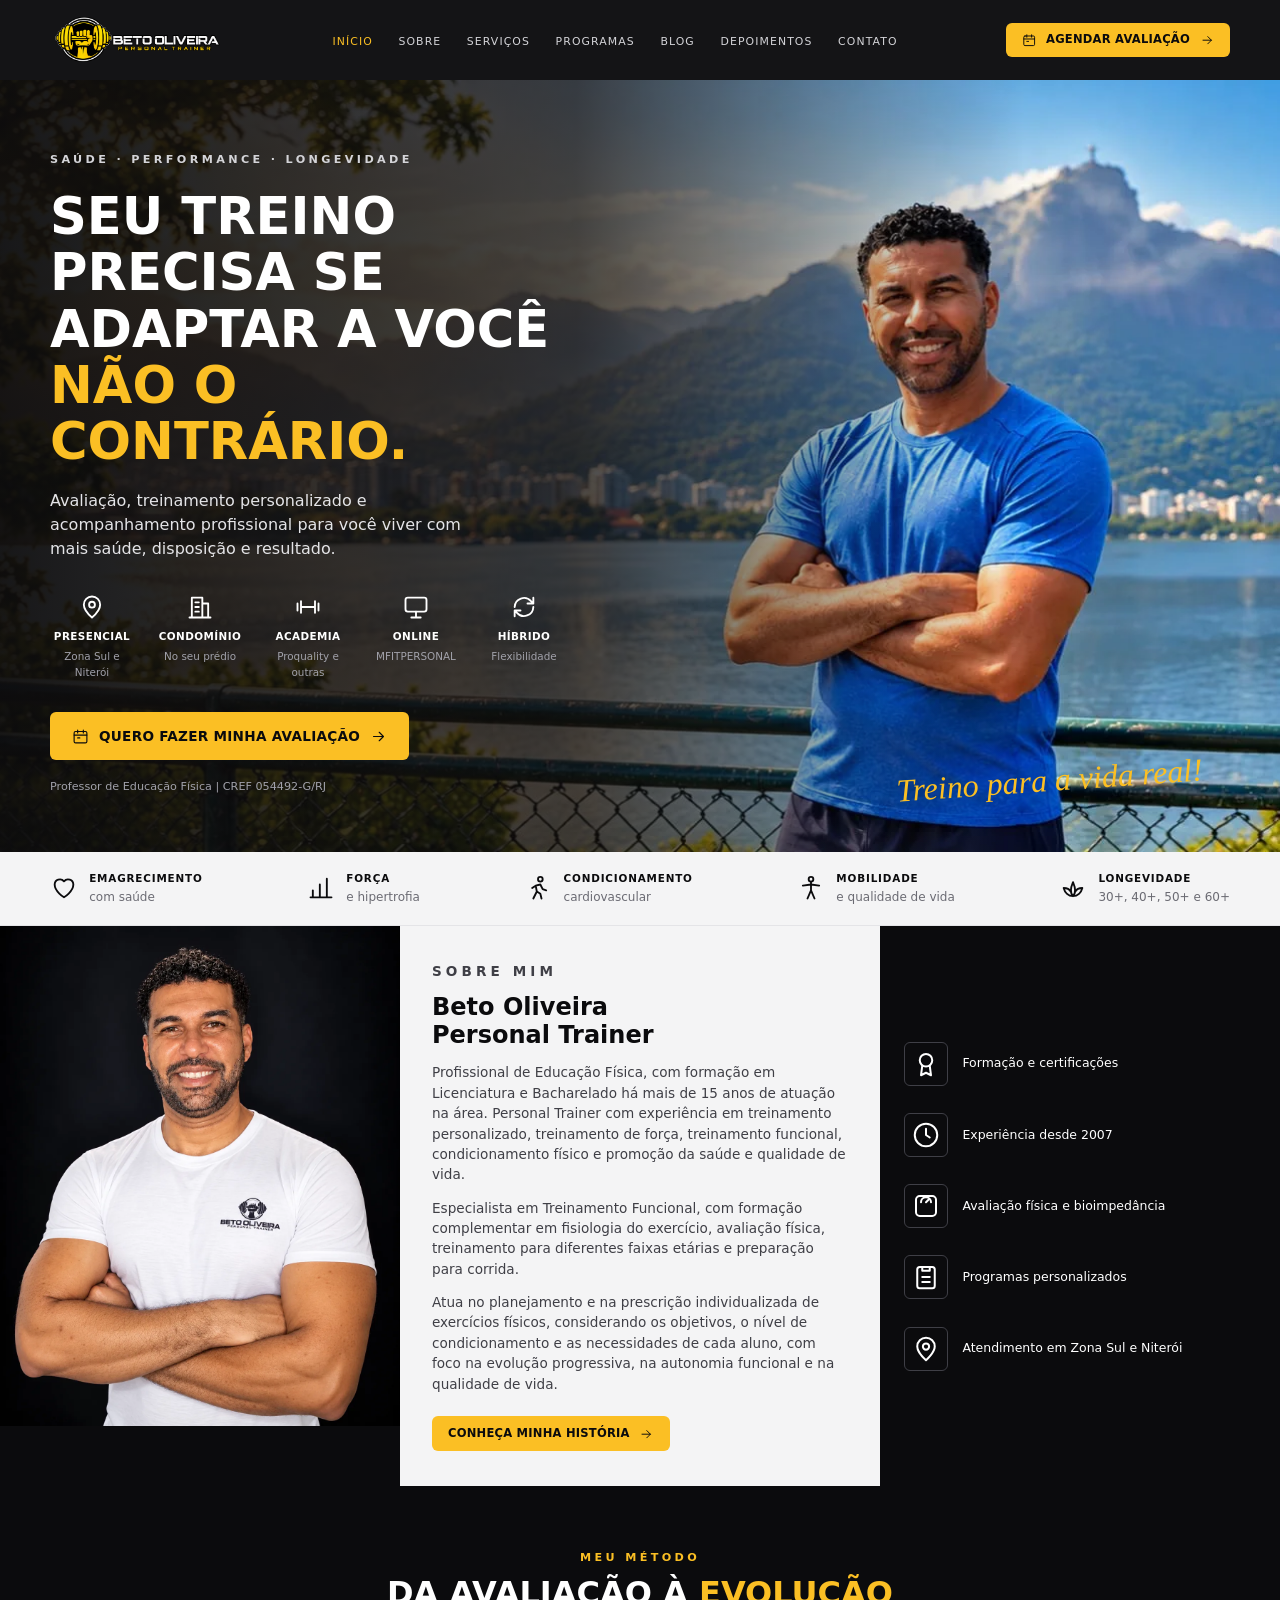
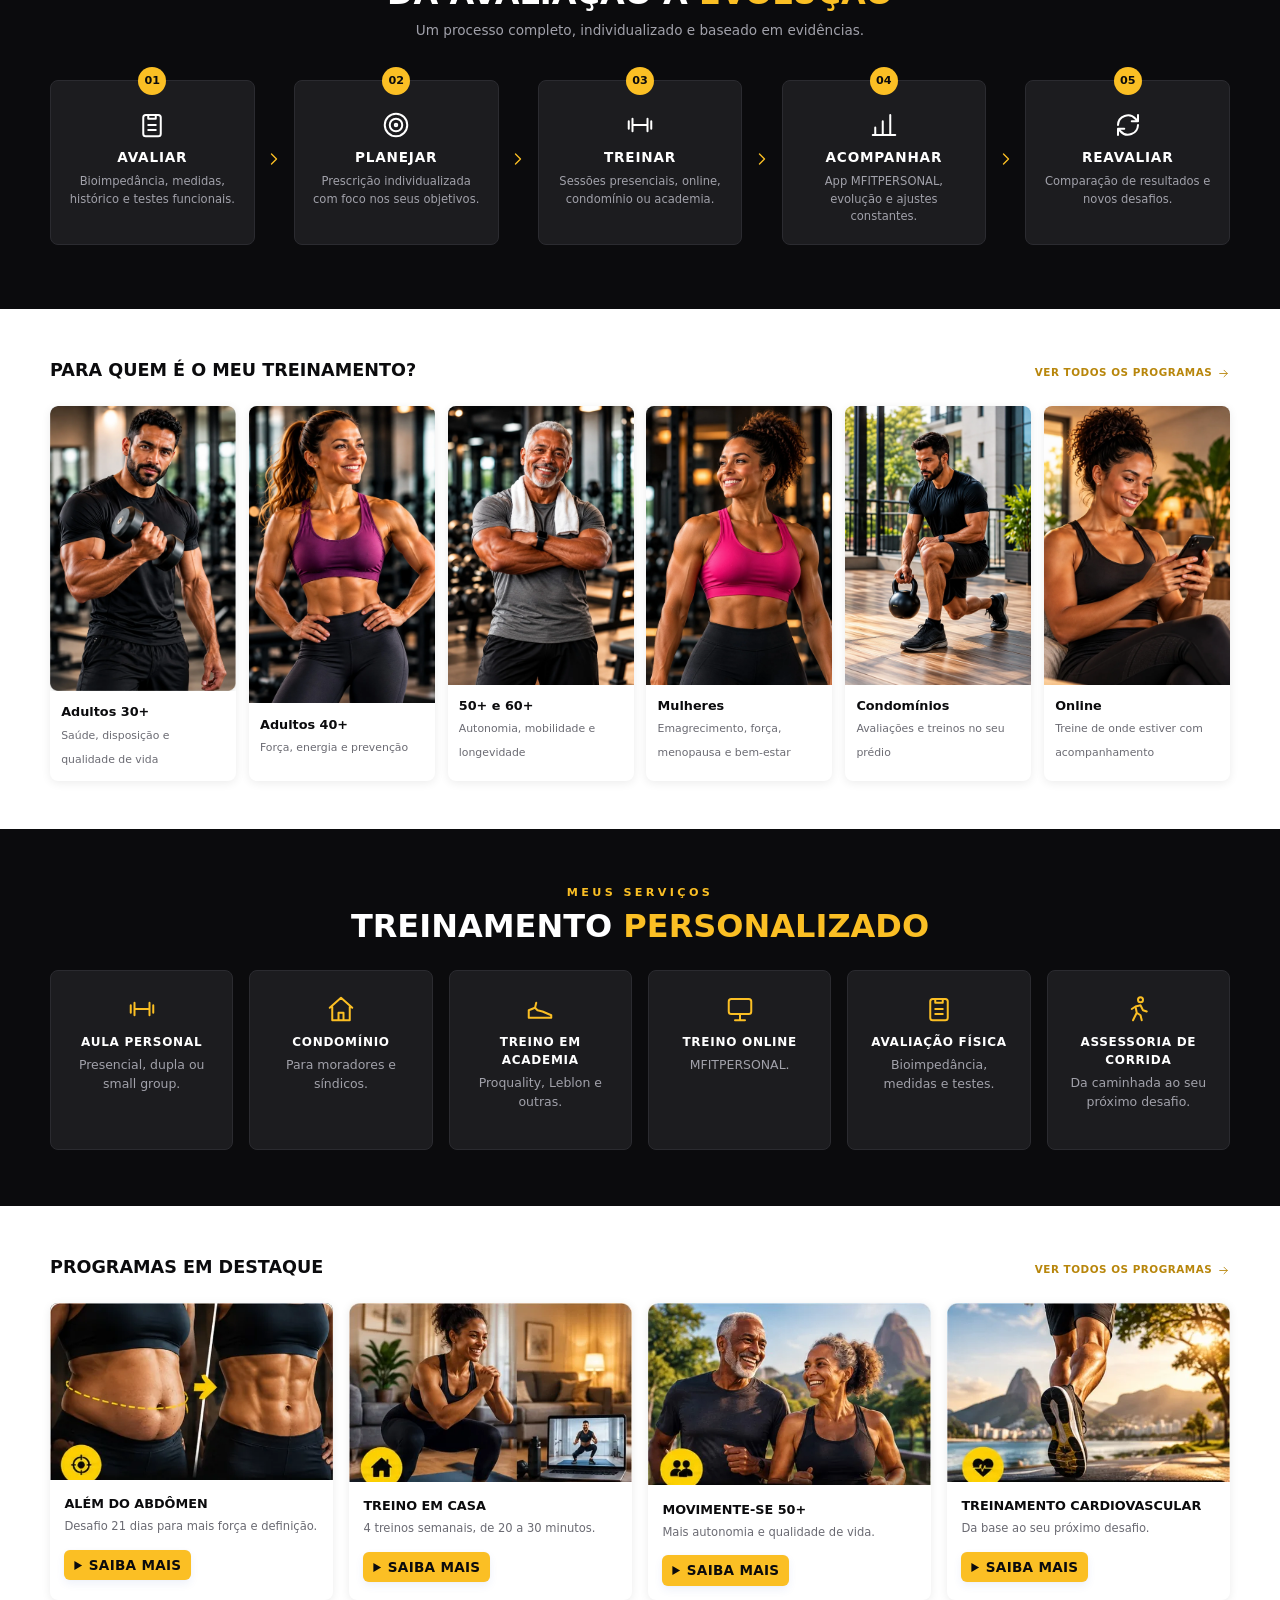
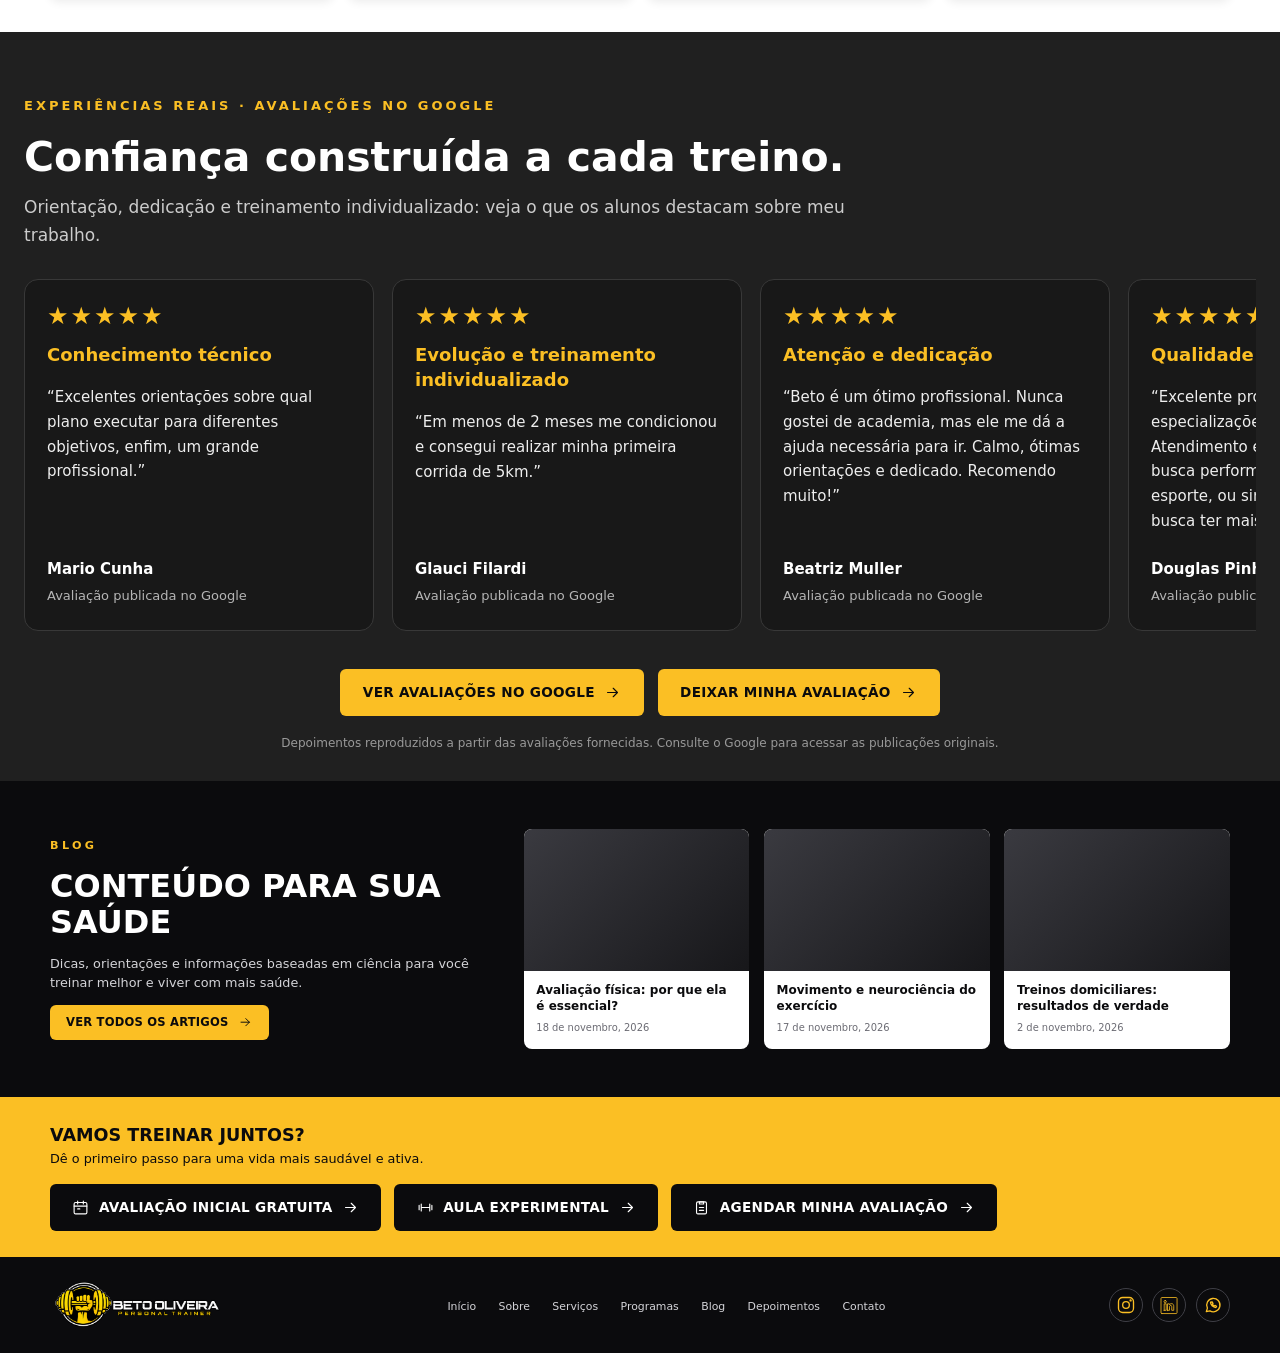
<file: index.html>
<!doctype html>
<!-- index.html — Single-page landing for Beto Oliveira Personal Trainer.
     Static, no JS. Styles in css/style.css; photos go in assets/img/ (see README.md). -->
<html lang="pt-BR">
<head>
  <meta charset="utf-8">
  <meta name="viewport" content="width=device-width, initial-scale=1">
  <title>Beto Oliveira | Personal Trainer — Zona Sul e Niterói</title>
  <meta name="description" content="Avaliação física, treinamento personalizado e acompanhamento profissional presencial, em condomínio, academia ou online. Zona Sul do Rio e Niterói.">
  <link rel="icon" href="assets/favicon.webp" type="image/webp">
  <link rel="stylesheet" href="css/style.css">
</head>
<body>

<!-- Icon sprite -->
<svg width="0" height="0" style="position:absolute" aria-hidden="true">
  <symbol id="i-calendar" viewBox="0 0 24 24"><rect x="3" y="5" width="18" height="16" rx="2"/><path d="M3 10h18M8 3v4M16 3v4M8 14h3"/></symbol>
  <symbol id="i-arrow" viewBox="0 0 24 24"><path d="M5 12h14M13 6l6 6-6 6"/></symbol>
  <symbol id="i-chevron-l" viewBox="0 0 24 24"><path d="M15 6l-6 6 6 6"/></symbol>
  <symbol id="i-chevron-r" viewBox="0 0 24 24"><path d="M9 6l6 6-6 6"/></symbol>
  <symbol id="i-pin" viewBox="0 0 24 24"><path d="M12 21s7-6.2 7-11a7 7 0 10-14 0c0 4.8 7 11 7 11z"/><circle cx="12" cy="10" r="2.5"/></symbol>
  <symbol id="i-building" viewBox="0 0 24 24"><path d="M5 21V4h9v17M14 9h5v12M3 21h18M8 8h3M8 12h3M8 16h3"/></symbol>
  <symbol id="i-dumbbell" viewBox="0 0 24 24"><path d="M6 7v10M3 9v6M18 7v10M21 9v6M6 12h12"/></symbol>
  <symbol id="i-monitor" viewBox="0 0 24 24"><rect x="3" y="4" width="18" height="12" rx="2"/><path d="M8 21h8M12 16v5"/></symbol>
  <symbol id="i-heart" viewBox="0 0 24 24"><path d="M12 20s-8-5-8-11a4.5 4.5 0 018-2.7A4.5 4.5 0 0120 9c0 6-8 11-8 11z"/></symbol>
  <symbol id="i-bars" viewBox="0 0 24 24"><path d="M5 20v-6M11 20V9M17 20V4M3 20h18"/></symbol>
  <symbol id="i-run" viewBox="0 0 24 24"><circle cx="14" cy="4.5" r="2"/><path d="M8 21l3-6 3 2 1 4M11 15l-1-5 4-1 2 4 3 1M10 10L7 12"/></symbol>
  <symbol id="i-person" viewBox="0 0 24 24"><circle cx="12" cy="4.5" r="2"/><path d="M12 7v7M5 10l7-1 7 1M9 21l3-7 3 7"/></symbol>
  <symbol id="i-lotus" viewBox="0 0 24 24"><path d="M12 19c-4 0-7-3-8-7 3 0 5 1 6 3M12 19c4 0 7-3 8-7-3 0-5 1-6 3M12 19c-2-2-3-5 0-12 3 7 2 10 0 12z"/></symbol>
  <symbol id="i-award" viewBox="0 0 24 24"><circle cx="12" cy="9" r="5"/><path d="M9 13.5L8 21l4-2 4 2-1-7.5"/></symbol>
  <symbol id="i-clock" viewBox="0 0 24 24"><circle cx="12" cy="12" r="9"/><path d="M12 7v5l3 2"/></symbol>
  <symbol id="i-scale" viewBox="0 0 24 24"><rect x="4" y="4" width="16" height="16" rx="3"/><path d="M8 9a4 4 0 018 0M12 9l2-2"/></symbol>
  <symbol id="i-clipboard" viewBox="0 0 24 24"><rect x="5" y="4" width="14" height="17" rx="2"/><path d="M9 4h6v3H9zM9 12h6M9 16h6"/></symbol>
  <symbol id="i-target" viewBox="0 0 24 24"><circle cx="12" cy="12" r="9"/><circle cx="12" cy="12" r="5"/><circle cx="12" cy="12" r="1"/></symbol>
  <symbol id="i-repeat" viewBox="0 0 24 24"><path d="M4 12a8 8 0 0114-5l2 2M20 4v5h-5M20 12a8 8 0 01-14 5l-2-2M4 20v-5h5"/></symbol>
  <symbol id="i-home" viewBox="0 0 24 24"><path d="M3 11l9-8 9 8M5 10v11h14V10M10 21v-6h4v6"/></symbol>
  <symbol id="i-shoe" viewBox="0 0 24 24"><path d="M3 16v-3l5-2 2 2 4 1 7 3v2H3zM8 11l1-4"/></symbol>
  <symbol id="i-instagram" viewBox="0 0 24 24"><rect x="3" y="3" width="18" height="18" rx="5"/><circle cx="12" cy="12" r="4"/><circle cx="17.5" cy="6.5" r=".6"/></symbol>
  <symbol id="i-youtube" viewBox="0 0 24 24"><rect x="2" y="5" width="20" height="14" rx="4"/><path d="M10 9l5 3-5 3z"/></symbol>
  <symbol id="i-whatsapp" viewBox="0 0 24 24"><path d="M4 20l1.3-4.2A8 8 0 118.3 19L4 20z"/><path d="M9 8.500c0 3.500 3 6.500 6.500 6.500l.8-1.500-2-1-.8.800c-1-.5-1.800-1.300-2.300-2.300l.8-.8-1-2z"/></symbol>
  <symbol id="i-linkedin" viewBox="4 3 40 40"><path d="M21,33.6h4v-6.4c0-1.7,0.3-3.3,2.4-3.3c2.1,0,2.1,1.9,2.1,3.4v6.3h4 v-7.1c0-3.5-0.8-6.2-4.8-6.2c-2,0-3.3,1.1-3.8,2.1h-0.1v-1.8H21V33.6z M16.4,14.1c-1.3,0-2.3,1-2.3,2.3c0,1.3,1,2.3,2.3,2.3 c1.3,0,2.3-1,2.3-2.3C18.8,15.2,17.7,14.1,16.4,14.1L16.4,14.1z M14.4,33.6h4v-13h-4V33.6z M9.8,40c-1,0-1.8-0.8-1.8-1.8V9.8 C8,8.8,8.8,8,9.8,8h28.5c1,0,1.8,0.8,1.8,1.8v28.5c0,1-0.8,1.8-1.8,1.8H9.8z"/></symbol>
</svg>

<!-- ===== Header ===== -->
<header class="header">
  <div class="container header__inner">
    <a href="#inicio" class="logo" aria-label="Beto Oliveira Personal Trainer">
      <img src="assets/img/logo.webp" alt="Beto Oliveira Personal Trainer" class="logo__img" width="800" height="213">
    </a>

    <input type="checkbox" id="menu-toggle" class="menu-toggle" aria-label="Abrir menu">
    <label for="menu-toggle" class="menu-button" aria-hidden="true"><span></span><span></span><span></span></label>

    <nav class="nav" aria-label="Principal">
      <ul>
        <li><a href="#inicio" class="active">Início</a></li>
        <li><a href="#sobre">Sobre</a></li>
        <li><a href="#servicos">Serviços</a></li>
        <li><a href="#programas">Programas</a></li>
        <li><a href="#blog">Blog</a></li>
        <li><a href="#depoimentos">Depoimentos</a></li>
        <li><a href="#contato">Contato</a></li>
      </ul>
    </nav>

    <a href="#contato" class="btn btn--sm"><svg class="icon"><use href="#i-calendar"/></svg> Agendar avaliação <svg class="icon"><use href="#i-arrow"/></svg></a>
  </div>
</header>

<main>

<!-- ===== Hero ===== -->
<section id="inicio" class="hero">
  <div class="hero__bg photo" role="img" aria-label="Beto Oliveira com vista para o Rio de Janeiro"></div>
  <div class="container hero__content">
    <p class="eyebrow">Saúde · Performance · Longevidade</p>
    <h1>Seu treino precisa se adaptar a você <span class="hl">não o contrário.</span></h1>
    <p class="hero__lead">Avaliação, treinamento personalizado e acompanhamento profissional para você viver com mais saúde, disposição e resultado.</p>

    <ul class="hero__modes">
      <li><svg class="icon"><use href="#i-pin"/></svg><strong>Presencial</strong><span>Zona Sul e Niterói</span></li>
      <li><svg class="icon"><use href="#i-building"/></svg><strong>Condomínio</strong><span>No seu prédio</span></li>
      <li><svg class="icon"><use href="#i-dumbbell"/></svg><strong>Academia</strong><span>Proquality e outras</span></li>
      <li><svg class="icon"><use href="#i-monitor"/></svg><strong>Online</strong><span>MFITPERSONAL</span></li>
      <li><svg class="icon"><use href="#i-repeat"/></svg><strong>Híbrido</strong><span>Flexibilidade</span></li>
    </ul>

    <a href="#contato" class="btn"><svg class="icon"><use href="#i-calendar"/></svg> Quero fazer minha avaliação <svg class="icon"><use href="#i-arrow"/></svg></a>
    <p class="hero__cref">Professor de Educação Física | CREF 054492-G/RJ</p>
  </div>
  <p class="hero__tag" aria-hidden="true">Treino para a vida real!</p>
</section>

<!-- ===== Focus strip ===== -->
<section class="focus" aria-label="Focos de treino">
  <div class="container">
    <ul>
      <li><svg class="icon"><use href="#i-heart"/></svg><div><strong>Emagrecimento</strong><span>com saúde</span></div></li>
      <li><svg class="icon"><use href="#i-bars"/></svg><div><strong>Força</strong><span>e hipertrofia</span></div></li>
      <li><svg class="icon"><use href="#i-run"/></svg><div><strong>Condicionamento</strong><span>cardiovascular</span></div></li>
      <li><svg class="icon"><use href="#i-person"/></svg><div><strong>Mobilidade</strong><span>e qualidade de vida</span></div></li>
      <li><svg class="icon"><use href="#i-lotus"/></svg><div><strong>Longevidade</strong><span>30+, 40+, 50+ e 60+</span></div></li>
    </ul>
  </div>
</section>

<!-- ===== About ===== -->
<section id="sobre" class="about">
  <div class="about__grid">
    <div class="about__photo photo" role="img" aria-label="Retrato de Beto Oliveira"></div>
    <div class="about__text">
      <p class="eyebrow">Sobre mim</p>
      <h2>Beto Oliveira<br>Personal Trainer</h2>
      <p>Profissional de Educação Física, com formação em Licenciatura e Bacharelado há mais de 15 anos de atuação na área. Personal Trainer com experiência em treinamento personalizado, treinamento de força, treinamento funcional, condicionamento físico e promoção da saúde e qualidade de vida.</p><p>Especialista em Treinamento Funcional, com formação complementar em fisiologia do exercício, avaliação física, treinamento para diferentes faixas etárias e preparação para corrida.</p><p>Atua no planejamento e na prescrição individualizada de exercícios físicos, considerando os objetivos, o nível de condicionamento e as necessidades de cada aluno, com foco na evolução progressiva, na autonomia funcional e na qualidade de vida.</p>
      <a href="#sobre" class="btn btn--sm">Conheça minha história <svg class="icon"><use href="#i-arrow"/></svg></a>
    </div>
    <ul class="about__list">
      <li><svg class="icon"><use href="#i-award"/></svg>Formação e certificações</li>
      <li><svg class="icon"><use href="#i-clock"/></svg>Experiência desde 2007</li>
      <li><svg class="icon"><use href="#i-scale"/></svg>Avaliação física e bioimpedância</li>
      <li><svg class="icon"><use href="#i-clipboard"/></svg>Programas personalizados</li>
      <li><svg class="icon"><use href="#i-pin"/></svg>Atendimento em Zona Sul e Niterói</li>
    </ul>
  </div>
</section>

<!-- ===== Method ===== -->
<section id="metodo" class="method">
  <div class="container">
    <span class="eyebrow">Meu método</span>
    <h2 class="section-title">Da avaliação à <span class="hl">evolução</span></h2>
    <p class="method__sub">Um processo completo, individualizado e baseado em evidências.</p>

    <ul class="steps">
      <li class="step"><span class="step__num">01</span><svg class="icon"><use href="#i-clipboard"/></svg><h3>AVALIAR</h3><p>Bioimpedância, medidas, histórico e testes funcionais.</p></li>
      <li class="sep" aria-hidden="true"><svg class="icon"><use href="#i-chevron-r"/></svg></li>
      <li class="step"><span class="step__num">02</span><svg class="icon"><use href="#i-target"/></svg><h3>PLANEJAR</h3><p>Prescrição individualizada com foco nos seus objetivos.</p></li>
      <li class="sep" aria-hidden="true"><svg class="icon"><use href="#i-chevron-r"/></svg></li>
      <li class="step"><span class="step__num">03</span><svg class="icon"><use href="#i-dumbbell"/></svg><h3>TREINAR</h3><p>Sessões presenciais, online, condomínio ou academia.</p></li>
      <li class="sep" aria-hidden="true"><svg class="icon"><use href="#i-chevron-r"/></svg></li>
      <li class="step"><span class="step__num">04</span><svg class="icon"><use href="#i-bars"/></svg><h3>ACOMPANHAR</h3><p>App MFITPERSONAL, evolução e ajustes constantes.</p></li>
      <li class="sep" aria-hidden="true"><svg class="icon"><use href="#i-chevron-r"/></svg></li>
      <li class="step"><span class="step__num">05</span><svg class="icon"><use href="#i-repeat"/></svg><h3>REAVALIAR</h3><p>Comparação de resultados e novos desafios.</p></li>
    </ul>
  </div>
</section>

<!-- ===== Audience ===== -->
<section id="publico" class="audience">
  <div class="container">
    <div class="section-head">
      <h2>Para quem é o meu treinamento?</h2>
      <a href="#programas" class="link-more">Ver todos os programas <svg class="icon"><use href="#i-arrow"/></svg></a>
    </div>
    <div class="cards-6">
      <article class="audience-card"><div class="photo" role="img" aria-label="Adultos 30+"><img src="assets/img/treino30mais.webp"></div><div><strong>Adultos 30+</strong><span>Saúde, disposição e qualidade de vida</span></div></article>
      <article class="audience-card"><div class="photo" role="img" aria-label="Adultos 40+"><img src="assets/img/treino40mais.webp"></div><div><strong>Adultos 40+</strong><span>Força, energia e prevenção</span></div></article>
      <article class="audience-card"><div class="photo" role="img" aria-label="50+ e 60+"><img src="assets/img/treino60mais.webp"></div><div><strong>50+ e 60+</strong><span>Autonomia, mobilidade e longevidade</span></div></article>
      <article class="audience-card"><div class="photo" role="img" aria-label="Mulheres"><img src="assets/img/treinomulher.webp"></div><div><strong>Mulheres</strong><span>Emagrecimento, força, menopausa e bem-estar</span></div></article>
      <article class="audience-card"><div class="photo" role="img" aria-label="Condomínios"><img src="assets/img/treinocondominios.webp"></div><div><strong>Condomínios</strong><span>Avaliações e treinos no seu prédio</span></div></article>
      <article class="audience-card"><div class="photo" role="img" aria-label="Online"><img src="assets/img/treinoonline.webp"></div><div><strong>Online</strong><span>Treine de onde estiver com acompanhamento</span></div></article>
    </div>
  </div>
</section>

<!-- ===== Services ===== -->
<section id="servicos" class="services">
  <div class="container">
    <div class="services__inner">
      <span class="eyebrow">Meus serviços</span>
      <h2 class="section-title">Treinamento <span class="hl">personalizado</span></h2>
      <div class="cards-services">
        <article class="service-card"><svg class="icon"><use href="#i-dumbbell"/></svg><strong>Aula personal</strong><span>Presencial, dupla ou small group.</span></article>
        <article class="service-card"><svg class="icon"><use href="#i-home"/></svg><strong>Condomínio</strong><span>Para moradores e síndicos.</span></article>
        <article class="service-card"><svg class="icon"><use href="#i-shoe"/></svg><strong>Treino em academia</strong><span>Proquality, Leblon e outras.</span></article>
        <article class="service-card"><svg class="icon"><use href="#i-monitor"/></svg><strong>Treino online</strong><span>MFITPERSONAL.</span></article>
        <article class="service-card"><svg class="icon"><use href="#i-clipboard"/></svg><strong>Avaliação física</strong><span>Bioimpedância, medidas e testes.</span></article>
        <article class="service-card"><svg class="icon"><use href="#i-run"/></svg><strong>Assessoria de corrida</strong><span>Da caminhada ao seu próximo desafio.</span></article>
      </div>
    </div>
  </div>
</section>

<!-- ===== Programs ===== -->
<section id="programas" class="programs">
  <div class="container">
    <div class="section-head">
      <h2>Programas em destaque</h2>
      <a href="#programas" class="link-more">Ver todos os programas <svg class="icon"><use href="#i-arrow"/></svg></a>
    </div>
    <div class="cards-4">
      <article class="program-card"><div class="photo" role="img" aria-label="Além do abdômen"><img src="assets/img/programasdestaque/alemdoabd.webp"></div><div class="program-card__body"><h3>Além do abdômen</h3><p>Desafio 21 dias para mais força e definição.</p><details><summary>Saiba mais</summary><p>Um programa voltado à redução da circunferência abdominal, melhora do condicionamento físico e fortalecimento do core. Além dos benefícios estéticos, a proposta é contribuir para a saúde metabólica e ajudar a reduzir fatores de risco associados ao excesso de gordura abdominal, como diabetes tipo 2, hipertensão arterial e doenças cardiovasculares.</p><p>Mais saúde, disposição e confiança para cuidar do seu corpo.</p></details></div></article>
      <article class="program-card"><div class="photo" role="img" aria-label="Treino em casa"><img src="assets/img/programasdestaque/treinocasa.webp"></div><div class="program-card__body"><h3>Treino em casa</h3><p>4 treinos semanais, de 20 a 30 minutos.</p><details><summary>Saiba mais</summary><p>Sua rotina é corrida e falta tempo para frequentar uma academia? Com quatro sessões semanais de 20 a 30 minutos, você pode desenvolver força, resistência e condicionamento físico sem sair de casa.</p><p>Treinos planejados, orientação profissional e praticidade para manter sua saúde em movimento.</p><p>Seu tempo é precioso. Sua saúde também!</p></details></div></article>
      <article class="program-card"><div class="photo" role="img" aria-label="Movimente-se 50+"><img src="assets/img/programasdestaque/movimento50.webp"></div><div class="program-card__body"><h3>Movimente-se 50+</h3><p>Mais autonomia e qualidade de vida.</p><details><summary>Saiba mais</summary><p>Um programa de exercícios voltado à manutenção da capacidade funcional, fortalecimento muscular e preservação da saúde óssea. O treinamento regular pode contribuir para desacelerar a perda de massa óssea associada à osteopenia, combater a sarcopenia (perda de massa e força muscular) e melhorar o equilíbrio, ajudando a reduzir o risco de quedas.</p><p>Invista no seu presente e potencialize sua autonomia, saúde e qualidade de vida nos próximos anos.</p></details></div></article>
      <article class="program-card"><div class="photo" role="img" aria-label="Treinamento cardiovascular"><img src="assets/img/programasdestaque/treinocard.webp"></div><div class="program-card__body"><h3>Treinamento cardiovascular</h3><p>Da base ao seu próximo desafio.</p><details><summary>Saiba mais</summary><p>Saiba como está sua aptidão cardiorrespiratória por meio de avaliação e testes específicos, como o teste de esforço em esteira, quando indicado. Com base nos resultados, é possível orientar e ajustar seu treinamento, estabelecer metas e evoluir com mais segurança e planejamento.</p><p>Conheça seu nível de condicionamento. Supere suas próximas etapas com saúde!</p></details></div></article>
    </div>
  </div>
</section>

<!-- ===== Testimonials ===== -->
<section id="depoimentos" class="bo-reviews">
  <div class="bo-reviews-container">
    <span class="bo-reviews-eyebrow">EXPERIÊNCIAS REAIS · AVALIAÇÕES NO GOOGLE</span><h2>Confiança construída a cada treino.</h2><p class="bo-reviews-intro">Orientação, dedicação e treinamento individualizado: veja o que os alunos destacam sobre meu trabalho.</p>
      <div class="bo-reviews-track">
      <article class="bo-review-card"><div class="bo-review-stars" aria-label="5 estrelas">★★★★★</div><h3>Conhecimento técnico</h3><p class="bo-review-text">“Excelentes orientações sobre qual plano executar para diferentes objetivos, enfim, um grande profissional.”</p><div class="bo-review-author">Mario Cunha</div><div class="bo-review-source">Avaliação publicada no Google</div></article>
      <article class="bo-review-card"><div class="bo-review-stars" aria-label="5 estrelas">★★★★★</div><h3>Evolução e treinamento individualizado</h3><p class="bo-review-text">“Em menos de 2 meses me condicionou e consegui realizar minha primeira corrida de 5km.”</p><div class="bo-review-author">Glauci Filardi</div><div class="bo-review-source">Avaliação publicada no Google</div></article>
      <article class="bo-review-card"><div class="bo-review-stars" aria-label="5 estrelas">★★★★★</div><h3>Atenção e dedicação</h3><p class="bo-review-text">“Beto é um ótimo profissional. Nunca gostei de academia, mas ele me dá a ajuda necessária para ir. Calmo, ótimas orientações e dedicado. Recomendo muito!”</p><div class="bo-review-author">Beatriz Muller</div><div class="bo-review-source">Avaliação publicada no Google</div></article>
      <article class="bo-review-card"><div class="bo-review-stars" aria-label="5 estrelas">★★★★★</div><h3>Qualidade do atendimento</h3><p class="bo-review-text">“Excelente profissional, com várias especializações no currículo! Atendimento em alto nível, pra quem busca performance e rendimento no esporte, ou simplesmente pra quem busca ter mais qualidade de vida.”</p><div class="bo-review-author">Douglas Pinheiro</div><div class="bo-review-source">Avaliação publicada no Google</div></article>
    </div>
    <div class="bo-reviews-actions">
      <a href="https://g.page/r/CbXy1USnotP_EAE/review" class="btn btn--depoi" target="_blank" rel="noopener">VER AVALIAÇÕES NO GOOGLE <svg class="icon"><use href="#i-arrow"/></svg></a>
      <a href="https://g.page/r/CbXy1USnotP_EAE/review" class="btn btn--depoi" target="_blank" rel="noopener">DEIXAR MINHA AVALIAÇÃO <svg class="icon"><use href="#i-arrow"/></svg></a>
    </div>
    <p class="bo-reviews-disclaimer">Depoimentos reproduzidos a partir das avaliações fornecidas. Consulte o Google para acessar as publicações originais.</p>
  </div>
</section>

<!-- ===== Blog ===== -->
<section id="blog" class="blog">
  <div class="container blog__grid">
    <div class="blog__intro">
      <span class="eyebrow">Blog</span>
      <h2 class="section-title">Conteúdo para sua saúde</h2>
      <p>Dicas, orientações e informações baseadas em ciência para você treinar melhor e viver com mais saúde.</p>
      <a href="https://whatsapp.com/channel/0029VbCH66w7j6g4XlrVpJ3P" class="btn btn--sm">Ver todos os artigos <svg class="icon"><use href="#i-arrow"/></svg></a>
    </div>
    <div class="cards-3">
      <article class="post-card"><div class="photo" role="img" aria-label="Avaliação física"></div><div><h3>Avaliação física: por que ela é essencial?</h3><time datetime="2026-11-18">18 de novembro, 2026</time></div></article>
      <article class="post-card"><div class="photo" role="img" aria-label="Neurociência do exercício"></div><div><h3>Movimento e neurociência do exercício</h3><time datetime="2026-11-17">17 de novembro, 2026</time></div></article>
      <article class="post-card"><div class="photo" role="img" aria-label="Treinos domiciliares"></div><div><h3>Treinos domiciliares: resultados de verdade</h3><time datetime="2026-11-02">2 de novembro, 2026</time></div></article>
    </div>
  </div>
</section>

<!-- ===== CTA ===== -->
<section id="contato" class="cta">
  <div class="container cta__inner">
    <div>
      <h2>Vamos treinar juntos?</h2>
      <p>Dê o primeiro passo para uma vida mais saudável e ativa.</p>
    </div>
    <div class="cta__actions">
      <a href="https://docs.google.com/forms/d/e/1FAIpQLSdIk2VhYaGE5fACht6byBJK58BjP2Q5g4dCSomkFsCc8m4N1g/viewform?usp=header" class="btn btn--dark" target="_blank" rel="noopener"><svg class="icon"><use href="#i-calendar"/></svg> Avaliação Inicial gratuita <svg class="icon"><use href="#i-arrow"/></svg></a>
      <a href="https://calendar.app.google/kehM7EMW3w3Gkinj7?utm_source=chatgpt.com" class="btn btn--dark" target="_blank" rel="noopener"><svg class="icon"><use href="#i-dumbbell"/></svg> Aula experimental <svg class="icon"><use href="#i-arrow"/></svg></a>
      <a href="https://wa.me/5521998380814" class="btn btn--dark" target="_blank" rel="noopener"><svg class="icon"><use href="#i-clipboard"/></svg> Agendar minha avaliação <svg class="icon"><use href="#i-arrow"/></svg></a>
    </div> 
  </div>
</section>

</main>

<!-- ===== Footer ===== -->
<footer class="footer">
  <div class="container footer__inner">
    <a href="#inicio" class="logo" aria-label="Voltar ao topo">
      <img src="assets/img/logo.webp" alt="Beto Oliveira Personal Trainer" class="logo__img" width="800" height="213">
    </a>
    <nav aria-label="Rodapé">
      <ul>
        <li><a href="#inicio">Início</a></li>
        <li><a href="#sobre">Sobre</a></li>
        <li><a href="#servicos">Serviços</a></li>
        <li><a href="#programas">Programas</a></li>
        <li><a href="#blog">Blog</a></li>
        <li><a href="#depoimentos">Depoimentos</a></li>
        <li><a href="#contato">Contato</a></li>
      </ul>
    </nav>
    <div class="social">
      <a href="https://www.instagram.com/beto_oliveira_personal?rpxt=MWNldTVtdm5rc2ViNw==" aria-label="Instagram" target="_blank" rel="noopener"><svg class="icon"><use href="#i-instagram"/></svg></a>
      <a href="https://www.linkedin.com/in/luiz-roberto-da-silva-oliveira-9388641a0/" aria-label="YouTube" target="_blank" rel="noopener"><svg class="icon"><use href="#i-linkedin"/></svg></a>
      <a href="https://wa.me/5521998380814" aria-label="WhatsApp" target="_blank" rel="noopener"><svg class="icon"><use href="#i-whatsapp"/></svg></a>
    </div>
  </div>
</footer>

</body>
</html>
</file>
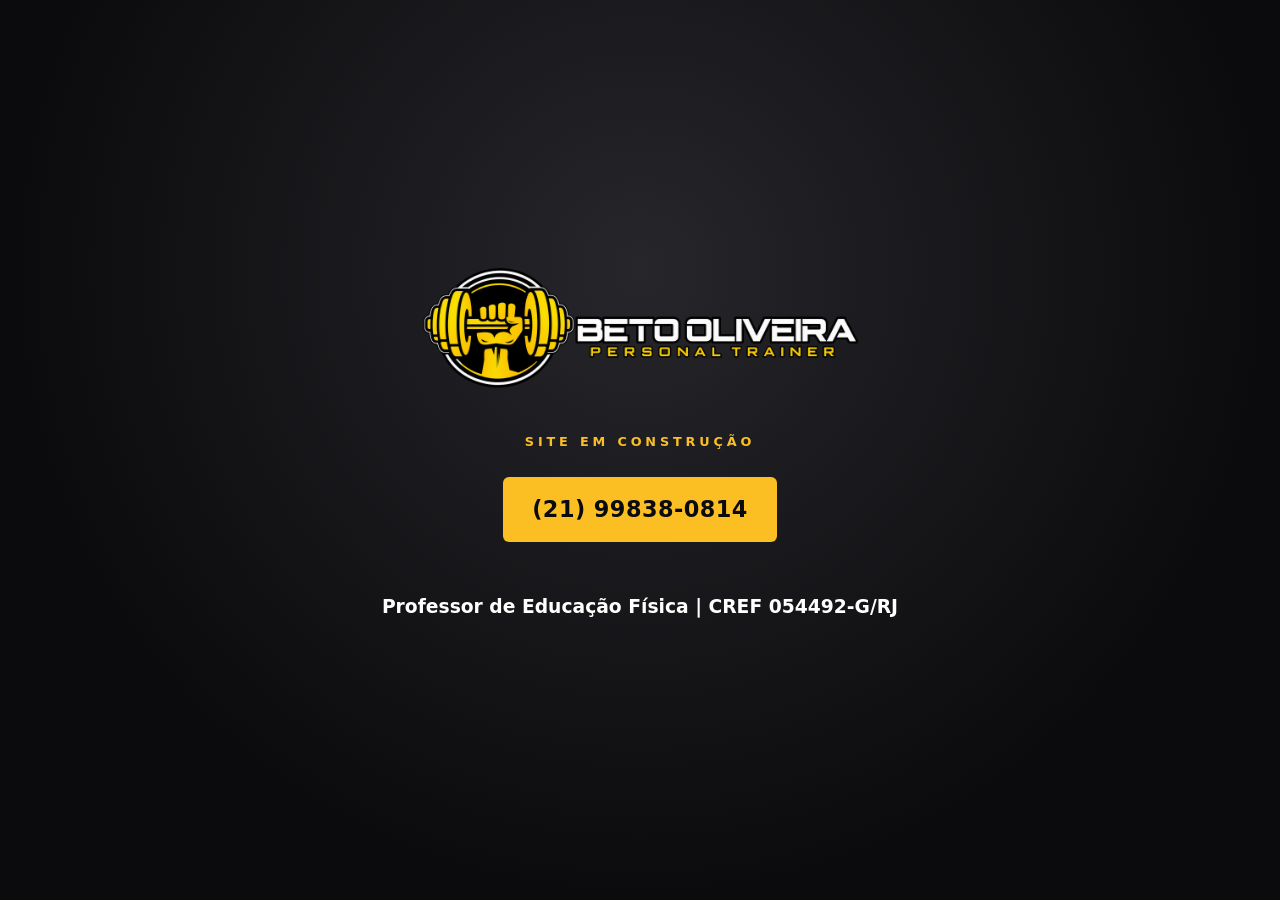
<file: tapume.html>
<!doctype html>
<!-- tapume.html — Temporary placeholder page (logo, phone and CREF only) while index.html is under development. -->
<html lang="pt-BR">
<head>
  <meta charset="utf-8">
  <meta name="viewport" content="width=device-width, initial-scale=1">
  <title>Beto Oliveira | Personal Trainer</title>
  <meta name="description" content="Beto Oliveira Personal Trainer — site em construção. Fale comigo pelo telefone.">
  <link rel="icon" href="assets/favicon.webp" type="image/webp">
  <link rel="stylesheet" href="css/style.css">
  <link rel="stylesheet" href="css/tapume.css">
</head>
<body class="tapume">
  <main class="tapume__box">
    <img src="assets/img/logo.webp" alt="Beto Oliveira Personal Trainer" class="tapume__logo" width="800" height="213">
    <p class="tapume__status">Site em construção</p>
    <a href="tel:+5521998380814" class="btn tapume__phone">(21) 99838-0814</a>
    <p class="tapume__cref"><H3>Professor de Educação Física | CREF 054492-G/RJ</H3></p>
  </main>
</body>
</html>
</file>
<file: css/style.css>
/* style.css — Global styles for the Beto Oliveira Personal Trainer landing page.
   Sections are ordered as they appear in index.html. Photos are set through
   the --img custom property (see .photo); a gradient shows until a file exists. */

:root {
  --black: #0b0b0d;
  --dark: #141416;
  --dark-2: #1c1c1f;
  --yellow: #fbbf24;
  --yellow-dark: #e5a800;
  --white: #fff;
  --light: #f4f4f5;
  --gray: #6b6b73;
  --border: #e4e4e7;
  --radius: 8px;
  --container: 1180px;
  --font: "Inter", system-ui, -apple-system, "Segoe UI", Roboto, sans-serif;
}

*, *::before, *::after { box-sizing: border-box; }
html { scroll-behavior: smooth; scroll-padding-top: 88px; }
body { margin: 0; font-family: var(--font); color: var(--black); background: var(--white); line-height: 1.5; }
img { max-width: 100%; display: block; }
a { color: inherit; text-decoration: none; }
ul { list-style: none; margin: 0; padding: 0; }
h1, h2, h3, p { margin: 0; }

.container { width: min(var(--container), 100% - 2rem); margin-inline: auto; }
.icon { width: 1.25em; height: 1.25em; fill: none; stroke: currentColor; stroke-width: 1.6; stroke-linecap: round; stroke-linejoin: round; flex: none; }
.hl { color: var(--yellow); }
.eyebrow { font-size: .7rem; letter-spacing: .3em; text-transform: uppercase; color: var(--yellow); font-weight: 600; }
.section-title { font-size: clamp(1.4rem, 3vw, 2rem); font-weight: 800; text-transform: uppercase; line-height: 1.15; }

/* Photo slot: real image via --img, gradient fallback */
.photo {
  background: var(--img, none) center / cover no-repeat,
    linear-gradient(135deg, #3a3a40, #17171a);
}

/* Buttons */
.btn {  display: inline-flex; align-items: center; gap: .6rem;  padding: .85rem 1.4rem; border-radius: 6px; font-weight: 700; font-size: .85rem;  text-transform: uppercase; letter-spacing: .02em;  background: var(--yellow); color: var(--black); transition: background .2s, transform .2s;  }
.btn:hover { background: var(--yellow-dark); transform: translateY(-1px); }
.btn--sm { padding: .55rem 1rem; font-size: .72rem; }
.btn--dark { background: var(--black); color: var(--white); }
.btn--dark:hover { background: #26262b; }
.btn--depoi { background: var(--yellow); color: var(--black); }
.btn--depoi:hover { background: #e5a800; }

/* ===== Header ===== */
.header { position: sticky; top: 0; z-index: 50; background: rgba(11, 11, 13, .96); backdrop-filter: blur(8px); color: var(--white); }
.header__inner { display: flex; align-items: center; justify-content: space-between; gap: 1rem; height: 80px; }
.logo { display: flex; align-items: center; gap: .6rem; }
.logo__img { height: 58px; width: auto; }
.nav ul { display: flex; gap: 1.6rem; }
.nav a { font-size: .68rem; letter-spacing: .1em; text-transform: uppercase; font-weight: 500; color: #d4d4d8; transition: color .2s; }
.nav a:hover, .nav a.active { color: var(--yellow); }
.menu-toggle, .menu-button { display: none; }

/* ===== Hero ===== */
.hero { position: relative; color: var(--white); background: var(--black); overflow: hidden; }
.hero__bg { position: absolute; inset: 0; --img: url("../assets/img/hero.webp"); background-position: right center; }
.hero__bg::after { content: ""; position: absolute; inset: 0; background: linear-gradient(90deg, rgba(11,11,13,.95) 0%, rgba(11,11,13,.75) 45%, rgba(11,11,13,0) 80%); }
.hero__content { position: relative; padding: 4.5rem 0 3.5rem; }
.hero__content > * { max-width: 560px; }
.hero__content .eyebrow { color: #d4d4d8; margin-bottom: 1.2rem; }
.hero h1 { font-size: clamp(2rem, 5vw, 3.2rem); font-weight: 800; line-height: 1.1; text-transform: uppercase; }
.hero__lead { margin-top: 1.2rem; color: #e4e4e7; max-width: 440px; }
.hero__modes { display: flex; flex-wrap: wrap; gap: 1.5rem; margin: 2rem 0; }
.hero__modes li { display: flex; flex-direction: column; align-items: center; text-align: center; gap: .3rem; font-size: .65rem; width: 84px; }
.hero__modes .icon { width: 28px; height: 28px; margin-bottom: .2rem; }
.hero__modes strong { text-transform: uppercase; letter-spacing: .04em; }
.hero__modes span { color: #a1a1aa; }
.hero__cref { margin-top: 1.2rem; font-size: .7rem; color: #a1a1aa; }
.hero__tag { position: absolute; right: 6%; bottom: 3rem; font-family: "Brush Script MT", "Segoe Script", cursive; font-style: italic; font-size: 2rem; color: var(--yellow); transform: rotate(-4deg); }

/* ===== Focus strip ===== */
.focus { background: var(--light); border-bottom: 1px solid var(--border); }
.focus ul { display: flex; justify-content: space-between; flex-wrap: wrap; gap: 1rem; padding: 1.2rem 0; }
.focus li { display: flex; align-items: center; gap: .7rem; font-size: .8rem; }
.focus .icon { width: 28px; height: 28px; }
.focus strong { display: block; font-size: .65rem; text-transform: uppercase; letter-spacing: .08em; }
.focus span { color: var(--gray); font-size: .75rem; }

/* ===== About ===== */
.about { background: var(--black); color: var(--white); }
.about__grid { display: grid; grid-template-columns: 1fr 1.2fr 1fr; align-items: stretch; }
.about__photo { width: 100%; height: 500px; min-height: 260px; --img: url("../assets/img/about.webp"); }
.about__text { background: var(--light); color: var(--black); padding: 2.2rem 2rem; display: flex; flex-direction: column; align-items: flex-start; gap: .8rem; }
.about__text h2 { font-size: 1.5rem; line-height: 1.15; }
.about__text p { font-size: .85rem; color: #3f3f46; }
.about__text .btn { margin-top: .6rem; }
.about__list { padding: 2rem 1.5rem; display: flex; flex-direction: column; justify-content: center; gap: 1rem; }
.about__list li { display: flex; align-items: center; gap: .9rem; font-size: .78rem; padding: .35rem 0; }
.about__list .icon { width: 30px; height: 30px; padding: 6px; border: 1px solid #3f3f46; border-radius: 6px; box-sizing: content-box; }

/* ===== Method ===== */
.method { background: var(--black); color: var(--white); padding: 4rem 0; text-align: center; }
.method .eyebrow { display: block; margin-bottom: .5rem; }
.method__sub { color: #a1a1aa; font-size: .85rem; margin-top: .5rem; }
.steps { display: flex; align-items: stretch; gap: .6rem; margin-top: 2.5rem; }
.steps li.step { flex: 1; position: relative; background: var(--dark-2); border: 1px solid #2b2b30; border-radius: var(--radius); padding: 1.8rem 1rem 1.2rem; display: flex; flex-direction: column; align-items: center; gap: .4rem; }
.step__num { position: absolute; top: -14px; left: 50%; transform: translateX(-50%); background: var(--yellow); color: var(--black); width: 28px; height: 28px; border-radius: 50%; font-size: .7rem; font-weight: 800; display: grid; place-items: center; }
.step .icon { width: 30px; height: 30px; }
.step h3 { font-size: .85rem; letter-spacing: .06em; }
.step p { font-size: .72rem; color: #a1a1aa; }
.steps li.sep { align-self: center; color: var(--yellow); }

/* ===== Audience ===== */
.audience { padding: 3rem 0; }
.section-head { display: flex; justify-content: space-between; align-items: baseline; margin-bottom: 1.4rem; }
.section-head h2 { font-size: 1.1rem; font-weight: 800; text-transform: uppercase; }
.link-more { font-size: .65rem; font-weight: 700; color: #b8860b; text-transform: uppercase; letter-spacing: .05em; display: inline-flex; gap: .3rem; align-items: center; }
.link-more:hover { text-decoration: underline; }
.cards-6 { display: grid; grid-template-columns: repeat(6, 1fr); gap: .8rem; }
.audience-card { background: var(--white); border-radius: var(--radius); box-shadow: 0 2px 10px rgba(0,0,0,.08); overflow: hidden; }
.audience-card .photo { aspect-ratio: 4 / 3; }
.audience-card div:last-child { padding: .7rem; }
.audience-card strong { display: block; font-size: .8rem; }
.audience-card span { font-size: .68rem; color: var(--gray); }

/* ===== Services ===== */
.services { position: relative; background: var(--black); color: var(--white); padding: 3.5rem 0; overflow: hidden; }
.services .container { position: relative; }
.services__inner { text-align: center; }
.services .eyebrow { display: block; margin-bottom: .4rem; }
.cards-services { display: grid; grid-template-columns: repeat(6, minmax(0, 1fr)); gap: 1rem; margin-top: 1.6rem; }
.service-card { background: var(--dark-2); border: 1px solid #2b2b30; border-radius: var(--radius); padding: 1.4rem 1rem; min-height: 180px; text-align: center; display: flex; flex-direction: column; align-items: center; justify-content: flex-start; gap: .3rem; }
.service-card .icon { width: 30px; height: 30px; color: var(--yellow); margin-bottom: .3rem; }
.service-card strong { font-size: .75rem; text-transform: uppercase; letter-spacing: .06em; }
.service-card span { font-size: .78rem; line-height: 1.5; color: #a1a1aa; }

/* ===== Programs ===== */
.programs { padding: 3rem 0 2rem; }
.cards-4 { display: grid; grid-template-columns: repeat(4, 1fr); gap: 1rem; }
.program-card { background: var(--white); border-radius: var(--radius); box-shadow: 0 2px 10px rgba(0,0,0,.08); overflow: hidden; display: flex; flex-direction: column; }
.program-card .photo { aspect-ratio: 16 / 10; }
.program-card__body { padding: .9rem; display: flex; flex-direction: column; gap: .3rem; flex: 1; align-items: flex-start; }
.program-card h3 { font-size: .8rem; text-transform: uppercase; }
.program-card p { font-size: .72rem; color: var(--gray); margin-bottom: .6rem; }
.program-card .btn { margin-top: auto; }
details{
    gap: .6rem;  padding: .85rem 1.4rem; border-radius: 6px;  background: var(--yellow); color: var(--black); transition: background .2s, transform .2s;
  max-width: 600px;

  background-color: #fbbf24;
  padding: 5px 10px;
  box-shadow: 0 4px 8px 0 rgba(55,92,192,.08),0 0 1px 0 rgba(18,32,73,.08);
}
summary{
  font-weight: 700; font-size: .85rem;  text-transform: uppercase; letter-spacing: .02em;
}
summary:hover{
  cursor: pointer;
}

/* ===== Testimonials (CSS-only scroll-snap carousel) ===== */
.bo-reviews { background: #0b0b0b; color: #ffffff; padding: 64px 24px 28px; overflow: hidden; }
.bo-reviews-container {  width: 100%;  max-width: 1500px;  margin: 0 auto; }
.bo-reviews-eyebrow {  display: block;  margin-bottom: 18px;  color: #fbbf24;  font-size: 13px;  font-weight: 800;  letter-spacing: 3px;  line-height: 1.5;  }
.bo-reviews h2 {  margin: 0 0 12px;  color: #ffffff;  font-size: clamp(30px, 3.2vw, 48px);  line-height: 1.15;  font-weight: 800;  }
.bo-reviews-intro {  max-width: 900px;  margin: 0 0 28px;  color: #cccccc;  font-size: 17px;  line-height: 1.65;  }

/* Faixa horizontal dos cartões */
.bo-reviews-track {  display: flex;  align-items: stretch;  gap: 18px;  width: 100%;  padding: 2px 2px 14px;  overflow-x: auto;  overflow-y: hidden;  scroll-snap-type: x mandatory;  overscroll-behavior-x: contain;  scrollbar-width: thin;  scrollbar-color: #ffd700 #292929;  }
.bo-review-card {  box-sizing: border-box;  display: flex;  flex: 0 0 350px;  flex-direction: column;  min-width: 0;  padding: 24px 22px;  background: #191919;  border: 1px solid #363636;  border-radius: 14px;  scroll-snap-align: start;  }
.bo-review-stars {  margin-bottom: 14px;  color: #fbbf24;  font-size: 24px;  letter-spacing: 2px;  line-height: 1;  }
.bo-review-card h3 {  margin: 0 0 18px;  color: #fbbf24;  font-size: 18px;  font-weight: 800;  line-height: 1.4; }
.bo-review-text {  margin: 0;  color: #eeeeee;  font-size: 15px;  line-height: 1.65;  overflow-wrap: anywhere; }
.bo-review-author {  margin-top: auto;  padding-top: 24px;  color: #ffffff;  font-size: 15px;  font-weight: 800; }
.bo-review-source {  margin-top: 6px;  color: #b5b5b5;  font-size: 13px;  line-height: 1.5; }

/* Botões */
.bo-reviews-actions {  display: flex;  flex-wrap: wrap;  justify-content: center;  align-items: center;  gap: 14px;  margin-top: 24px; }
.bo-reviews-button {  box-sizing: border-box;  display: inline-flex;  min-height: 54px;  align-items: center;  justify-content: center;  padding: 14px 22px;  border: 1px solid #ffd700;  border-radius: 10px;  font-size: 14px;  font-weight: 800;  line-height: 1.4;  text-align: center;  text-decoration: none;  transition: background 0.2s ease, color 0.2s ease;  }
.bo-reviews-button-primary {  background: #ffd700;  color: #0b0b0b;  }
.bo-reviews-button-primary:hover {  background: #ffffff;  border-color: #ffffff;  color: #0b0b0b; }
.bo-reviews-button-secondary {  background: transparent;  color: #ffffff; }
.bo-reviews-button-secondary:hover {  background: #ffd700;  color: #0b0b0b; }
.bo-reviews-disclaimer {  margin: 18px 0 0;  color: #999999;  font-size: 12px;  line-height: 1.6;  text-align: center; }

/* Tablet */
@media (max-width: 768px) {
  .bo-reviews {    padding: 44px 18px 24px;  }
  .bo-review-card {    flex-basis: 310px;  }
  .bo-reviews-intro {    font-size: 16px;  }
}

/* Celular */
@media (max-width: 480px) {
  .bo-reviews {    padding: 36px 14px 22px;  }
  .bo-reviews-eyebrow {    font-size: 11px;    letter-spacing: 2px;  }
  .bo-reviews h2 {    font-size: 29px;  }
  .bo-review-card {    flex-basis: 86%;    padding: 22px 18px;  }
  .bo-reviews-actions {    flex-direction: column;    align-items: stretch;  }
  .bo-reviews-button {    width: 100%;  }
}


/* Transição visual dos depoimentos para o Blog */
.bo-reviews {  background: #202020;  color: #ffffff; }
.bo-review-card {  background: #181818;  border-color: #383838; }

/* ===== Blog ===== */
.blog { position: relative; background: var(--black); color: var(--white); padding: 3rem 0; overflow: hidden; }
.blog__grid { display: grid; grid-template-columns: 1fr 1.6fr; gap: 2rem; align-items: center; }
.blog__intro { display: flex; flex-direction: column; align-items: flex-start; gap: .8rem; }
.blog__intro p { color: #d4d4d8; font-size: .8rem; }
.cards-3 { display: grid; grid-template-columns: repeat(3, 1fr); gap: .9rem; }
.post-card { background: var(--white); color: var(--black); border-radius: var(--radius); overflow: hidden; }
.post-card .photo { aspect-ratio: 16 / 10; }
.post-card div:last-child { padding: .8rem; }
.post-card h3 { font-size: .75rem; line-height: 1.3; }
.post-card time { display: block; margin-top: .4rem; font-size: .62rem; color: var(--gray); }

/* ===== CTA ===== */
.cta { background: var(--yellow); }
.cta__inner { display: flex; justify-content: space-between; align-items: center; gap: 1rem; padding: 1.6rem 0; flex-wrap: wrap; }
.cta__actions { display: flex; flex-wrap: wrap; justify-content: center; gap: .8rem; }
.cta h2 { font-size: 1.1rem; font-weight: 800; text-transform: uppercase; }
.cta p { font-size: .8rem; }

/* ===== Footer ===== */
.footer { background: var(--black); color: var(--white); }
.footer__inner { display: flex; align-items: center; justify-content: space-between; gap: 1.5rem; padding: 1.2rem 0; flex-wrap: wrap; }
.footer nav ul { display: flex; gap: 1.4rem; flex-wrap: wrap; }
.footer nav a { font-size: .68rem; color: #d4d4d8; }
.footer nav a:hover { color: var(--yellow); }
.social { display: flex; gap: .6rem; }
.social a { width: 34px; height: 34px; border: 1px solid #3f3f46; border-radius: 50%; display: grid; place-items: center; color: var(--yellow); transition: background .2s; }
.social a:hover { background: #26262b; }

/* ===== Responsive ===== */
@media (max-width: 1024px) {
  .cards-6, .cards-services { grid-template-columns: repeat(3, 1fr); }
  .cards-4 { grid-template-columns: repeat(2, 1fr); }
  .about__grid { grid-template-columns: 1fr 1fr; }
  .about__list { grid-column: 1 / -1; flex-direction: row; flex-wrap: wrap; justify-content: flex-start; }
  .service-card { min-height: 0; padding: 1rem .8rem; }
  .blog__grid, .testimonials__grid { grid-template-columns: 1fr; }
}

@media (max-width: 820px) {
  .menu-button { display: grid; gap: 5px; cursor: pointer; padding: 8px; }
  .menu-button span { width: 24px; height: 2px; background: var(--white); }
  .nav { position: absolute; top: 80px; left: 0; right: 0; background: var(--black); display: none; padding: 1rem; }
  .nav ul { flex-direction: column; gap: 1rem; }
  .menu-toggle:checked ~ .nav { display: block; }
  .header .btn { display: none; }
  .hero__bg::after { background: linear-gradient(180deg, rgba(11,11,13,.6), rgba(11,11,13,.95)); }
  .hero__tag { display: none; }
  .steps { flex-direction: column; }
  .steps li.sep { transform: rotate(90deg); }
  .step__num { top: 12px; left: 12px; transform: none; }
}

@media (max-width: 560px) {
  .about__grid { grid-template-columns: 1fr; }
  .about__list { display: grid; grid-template-columns: max-content; justify-content: center; }
  .cards-6, .cards-4 { grid-template-columns: repeat(2, 1fr); }
  .cards-3, .cards-services { grid-template-columns: 1fr; }
  .focus ul { justify-content: flex-start; }
  .cta__inner, .footer__inner { flex-direction: column; text-align: center; }
  .cta__actions { flex-direction: column; align-self: stretch; }
  .cta__actions .btn { justify-content: center; }
}

@media (prefers-reduced-motion: reduce) {
  html { scroll-behavior: auto; }
  .btn { transition: none; }
}
</file>
<file: css/tapume.css>
/* tapume.css — Styles for tapume.html (placeholder page). Loaded after style.css to reuse its variables and .btn. */

.tapume { min-height: 100vh; margin: 0; display: grid; place-items: center; padding: 2rem 1rem; background: radial-gradient(circle at 50% 30%, #26262b, var(--black) 70%); color: var(--white); text-align: center; }
.tapume__box { display: flex; flex-direction: column; align-items: center; gap: 1.6rem; width: min(560px, 100%); }
.tapume__logo { width: min(460px, 100%); height: auto; }
.tapume__status { font-size: .8rem; letter-spacing: .3em; text-transform: uppercase; color: var(--yellow); font-weight: 600; }
.tapume__phone { font-size: 1.4rem; padding: 1rem 1.8rem; text-transform: none; }
.tapume__cref { font-size: .8rem; color: #a1a1aa; }


/* MEUS SERVICOS - NOVO LAYOUT */

.cards-services {
  display: grid;
  grid-template-columns: repeat(3, minmax(0, 1fr));
  gap: 18px;
}

.service-card {
  background: #242424;
  border: 1px solid #383838;
  border-radius: 14px;
  padding: 26px 20px;
  min-height: 275px;
  display: flex;
  flex-direction: column;
  align-items: center;
  justify-content: flex-start;
  text-align: center;
  transition: 0.3s ease;
}

.service-card:hover {
  border-color: #FFD700;
  transform: translateY(-5px);
}

.service-card strong {
  color: #ffffff;
  margin: 15px 0 10px;
  font-size: 15px;
}

.service-card span {
  color: #bdbdbd;
  font-size: 13px;
  line-height: 1.6;
  margin-bottom: 20px;
}

.service-card .icon {
  width: 34px;
  height: 34px;
  color: #FFD700;
}

.service-btn {
  display: block;
  width: 100%;
  margin-top: auto;
  padding: 12px 8px;
  background: #FFD700;
  color: #171717;
  text-decoration: none;
  text-align: center;
  font-weight: 700;
  font-size: 12px;
  border-radius: 7px;
}

.service-btn:hover {
  background: #ffffff;
}

@media (max-width: 900px) {
  .cards-services {
    grid-template-columns: repeat(2, minmax(0, 1fr));
  }
}

@media (max-width: 560px) {
  .cards-services {
    grid-template-columns: 1fr;
  }

  .service-card {
    min-height: 240px;
  }
}
</file>
